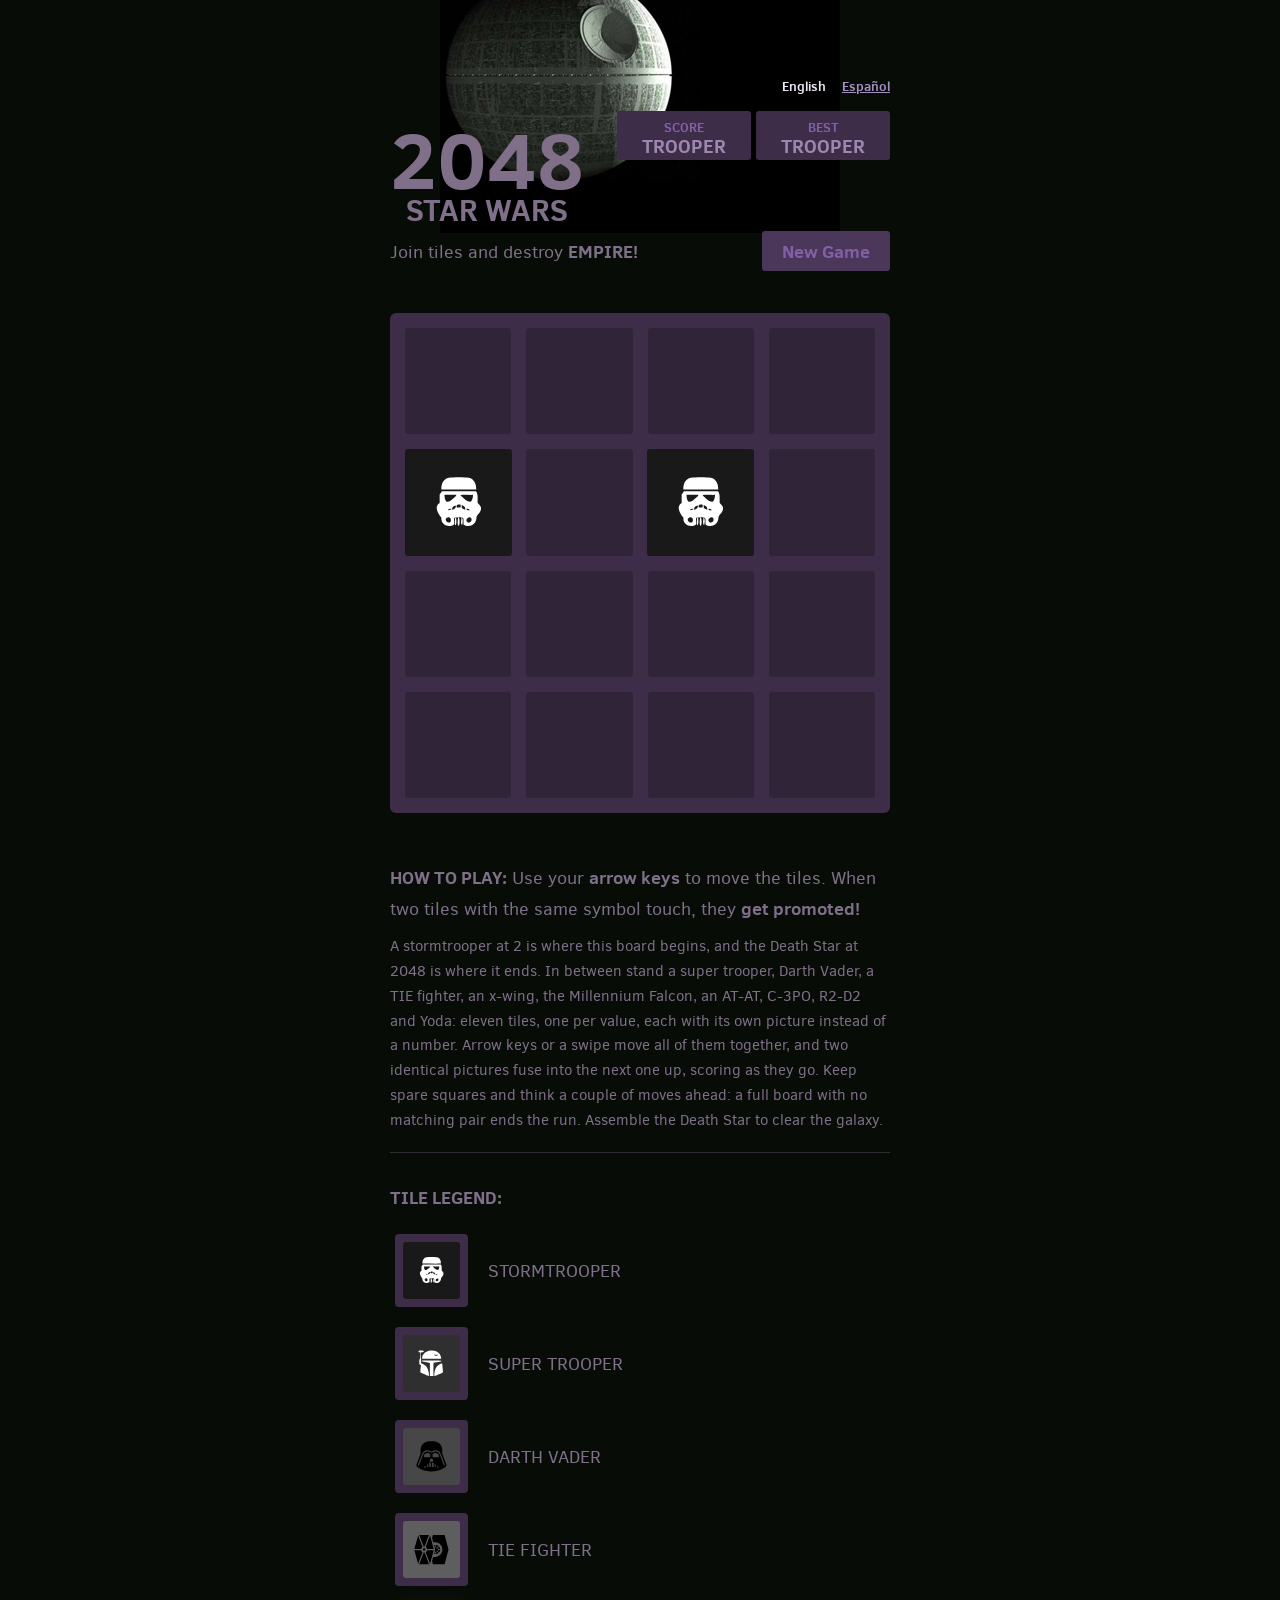
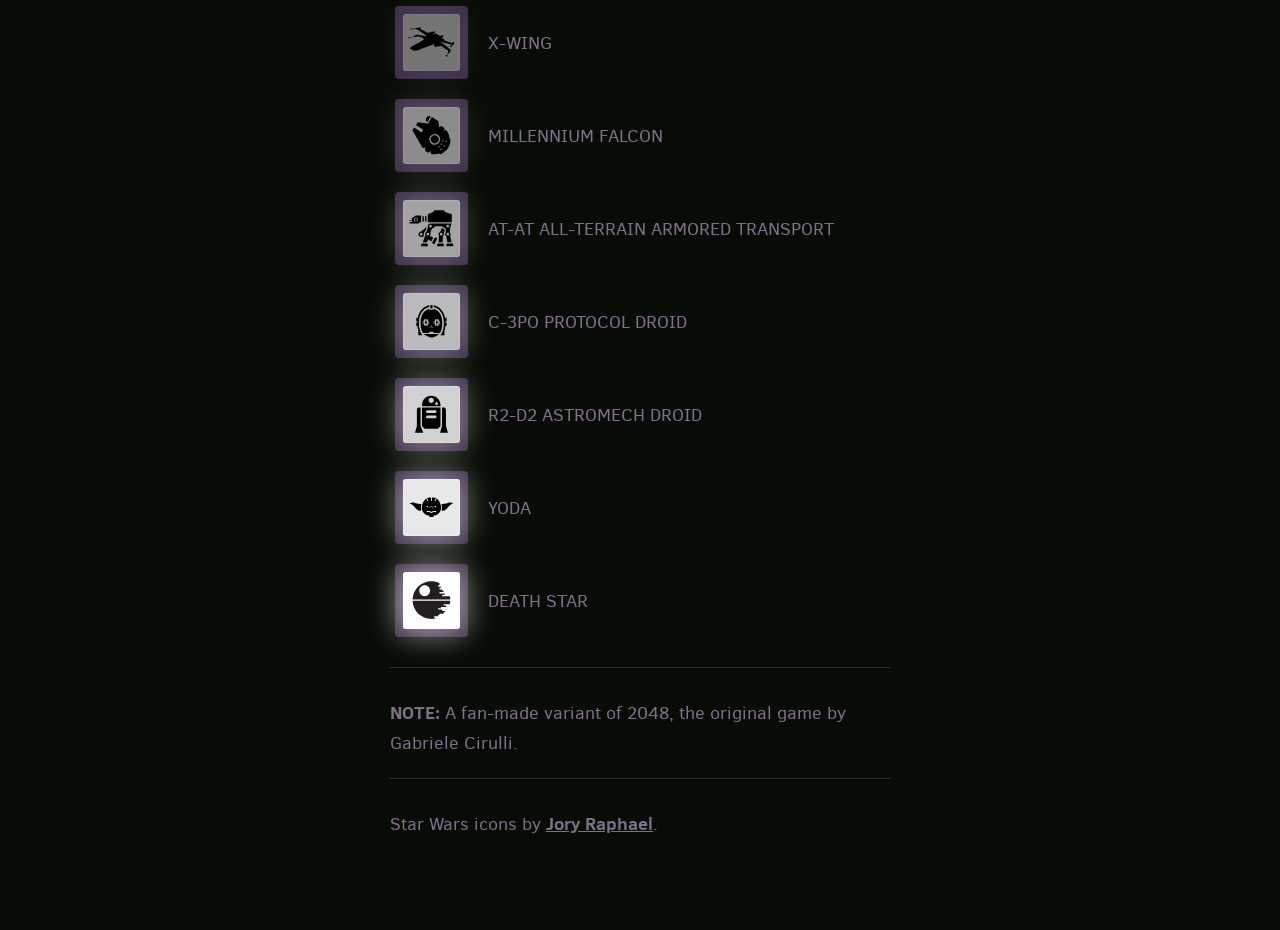
<file: index.html>
<!DOCTYPE html>
<html lang="en">
<head>
  <meta charset="utf-8">
  <title>2048 Star Wars — slide tiles, destroy the Empire</title>
  <meta name="description" content="Play 2048 Star Wars: slide tiles of stormtroopers, TIE fighters and droids, merge matching pairs, and work your way up the ranks of the saga.">

  <link rel="canonical" href="https://tile2048.github.io/2048-STARWARS/">
  <link rel="alternate" hreflang="en" href="https://tile2048.github.io/2048-STARWARS/">
  <link rel="alternate" hreflang="es" href="https://tile2048.github.io/2048-STARWARS/es/">
  <link rel="alternate" hreflang="x-default" href="https://tile2048.github.io/2048-STARWARS/">

  <meta property="og:type" content="website">
  <meta property="og:title" content="2048 Star Wars — slide tiles, destroy the Empire">
  <meta property="og:description" content="Play 2048 Star Wars: slide tiles of stormtroopers, TIE fighters and droids, merge matching pairs, and work your way up the ranks of the saga.">
  <meta property="og:url" content="https://tile2048.github.io/2048-STARWARS/">
  <meta property="og:locale" content="en_US">
  <meta property="og:locale:alternate" content="es_ES">

  <link href="style/main.css" rel="stylesheet" type="text/css">
  <link rel="shortcut icon" href="favicon.ico">
  <link rel="apple-touch-icon" href="meta/apple-touch-icon.png">
  <meta name="apple-mobile-web-app-capable" content="yes">
  <meta name="apple-mobile-web-app-status-bar-style" content="black">

  <meta name="HandheldFriendly" content="True">
  <meta name="MobileOptimized" content="320">
  <meta name="viewport" content="width=device-width, target-densitydpi=160dpi, initial-scale=1.0, maximum-scale=1, user-scalable=no, minimal-ui">
  <meta name="format-detection" content="telephone=no" />

  <script type="application/ld+json">
  {
    "@context": "https://schema.org",
    "@type": "VideoGame",
    "name": "2048 Star Wars",
    "inLanguage": "en",
    "url": "https://tile2048.github.io/2048-STARWARS/",
    "description": "A Star Wars version of the 2048 sliding tile puzzle: merge equal tiles to climb from stormtrooper to Death Star."
  }
  </script>
</head>
<body>
  <div class="container">
    <nav class="lang-links"><span>English</span> <a href="es/" hreflang="es" lang="es">Español</a></nav>

    <div class="heading">
      <div class="scores-container">
        <div class="score-container">0</div>
        <div class="best-container">0</div>
      </div>
      <div class="title-container">
        <h1 class="title">2048<small>Star Wars</small></h1>
      </div>
    </div>

    <div class="above-game">
      <p class="game-intro">Join tiles and destroy <strong>EMPIRE!</strong></p>
      <a class="restart-button">New Game</a>
    </div>

    <div class="game-container">
      <div class="game-message">
        <p></p>
        <div class="lower">
	        <a class="keep-playing-button">Keep going</a>
          <a class="retry-button">Try again</a>
          <div class="score-sharing"></div>
        </div>
      </div>

      <div class="grid-container">
        <div class="grid-row">
          <div class="grid-cell"></div>
          <div class="grid-cell"></div>
          <div class="grid-cell"></div>
          <div class="grid-cell"></div>
        </div>
        <div class="grid-row">
          <div class="grid-cell"></div>
          <div class="grid-cell"></div>
          <div class="grid-cell"></div>
          <div class="grid-cell"></div>
        </div>
        <div class="grid-row">
          <div class="grid-cell"></div>
          <div class="grid-cell"></div>
          <div class="grid-cell"></div>
          <div class="grid-cell"></div>
        </div>
        <div class="grid-row">
          <div class="grid-cell"></div>
          <div class="grid-cell"></div>
          <div class="grid-cell"></div>
          <div class="grid-cell"></div>
        </div>
      </div>

      <div class="tile-container">

      </div>
    </div>

    <p class="game-explanation">
      <strong class="important">How to play:</strong> Use your <strong>arrow keys</strong> to move the tiles. When two tiles with the same symbol touch, they <strong>get promoted!</strong>
    </p>
    <p class="game-about">
      A stormtrooper at 2 is where this board begins, and the Death Star at 2048 is where it ends. In between stand a super trooper, Darth Vader, a TIE fighter, an x-wing, the Millennium Falcon, an AT-AT, C-3PO, R2-D2 and Yoda: eleven tiles, one per value, each with its own picture instead of a number. Arrow keys or a swipe move all of them together, and two identical pictures fuse into the next one up, scoring as they go. Keep spare squares and think a couple of moves ahead: a full board with no matching pair ends the run. Assemble the Death Star to clear the galaxy.
    </p>
    <hr>
    <p class="tile-legend"><strong class="important">Tile Legend:</strong></p>
    <div class="legend-list">
      <div class="legend-row">
        <div class="legend-grid"><div class="legend-cell cell-2"><img src="style/img/2.svg" alt="stormtrooper"></div></div>
        <p>stormtrooper</p>
      </div>
      <div class="legend-row">
        <div class="legend-grid"><div class="legend-cell cell-4"><img src="style/img/4.svg" alt="super trooper"></div></div>
        <p>super trooper</p>
      </div>
      <div class="legend-row">
        <div class="legend-grid"><div class="legend-cell cell-8"><img src="style/img/8.svg" alt="Darth Vader"></div></div>
        <p>Darth Vader</p>
      </div>
      <div class="legend-row">
        <div class="legend-grid"><div class="legend-cell cell-16"><img src="style/img/16.svg" alt="TIE fighter"></div></div>
        <p>TIE fighter</p>
      </div>
      <div class="legend-row">
        <div class="legend-grid"><div class="legend-cell cell-32"><img src="style/img/32.svg" alt="X-wing"></div></div>
        <p>X-wing</p>
      </div>
      <div class="legend-row">
        <div class="legend-grid"><div class="legend-cell cell-64"><img src="style/img/64.svg" alt="Millennium Falcon"></div></div>
        <p>Millennium Falcon</p>
      </div>
      <div class="legend-row">
        <div class="legend-grid"><div class="legend-cell cell-128"><img src="style/img/128.svg" alt="AT-AT all-terrain armored transport"></div></div>
        <p>AT-AT all-terrain armored transport</p>
      </div>
      <div class="legend-row">
        <div class="legend-grid"><div class="legend-cell cell-256"><img src="style/img/256.svg" alt="C-3PO protocol droid"></div></div>
        <p>C-3PO protocol droid</p>
      </div>
      <div class="legend-row">
        <div class="legend-grid"><div class="legend-cell cell-512"><img src="style/img/512.svg" alt="R2-D2 astromech droid"></div></div>
        <p>R2-D2 astromech droid</p>
      </div>
      <div class="legend-row">
        <div class="legend-grid"><div class="legend-cell cell-1024"><img src="style/img/1024.svg" alt="Yoda"></div></div>
        <p>Yoda</p>
      </div>
      <div class="legend-row">
        <div class="legend-grid"><div class="legend-cell cell-2048"><img src="style/img/2048.svg" alt="Death Star"></div></div>
        <p>Death Star</p>
      </div>
    </div>
    <hr>
    <p class="disclaimer">
    <strong class="important">Note:</strong> A fan-made variant of 2048, the original game by Gabriele Cirulli.
    </p>
    <hr>
    <p class="credits">
      Star Wars icons by <a href="http://sensibleworld.com/news/more-free-star-wars-icons/" title="Free Star Wars Icons by Sensible World">Jory Raphael</a>.
    </p>
  </div>

  <script src="js/bind_polyfill.js"></script>
  <script src="js/classlist_polyfill.js"></script>
  <script src="js/animframe_polyfill.js"></script>
  <script>
    // Assets and sentences of this page. The Spanish page sets ../ and its own words.
    window.GAME_ROOT = "";

    // Text that only appears once a game is running, in the language of this page.
    window.PAGE_STRINGS = {
      "game-won": "You win!",
      "game-over": "Game over!",
      "tweet1": "I scored \"",
      "tweet2": "\" at 2048-STARWARS #2048game",
      "2": "stormtrooper",
      "4": "super trooper",
      "8": "Darth Vader",
      "16": "TIE fighter",
      "32": "X-wing",
      "64": "Millennium Falcon",
      "128": "AT-AT all-terrain armored transport",
      "256": "C-3PO protocol droid",
      "512": "R2-D2 astromech droid",
      "1024": "Yoda",
      "2048": "Death Star",
      "p0": "trooper",
      "p2": "trooper",
      "p4": "s.trooper",
      "p8": "Vader",
      "p16": "TIE",
      "p32": "x-wing",
      "p64": "Falcon",
      "p128": "at-at",
      "p256": "c-3po",
      "p512": "r2-d2",
      "p1024": "Yoda",
      "p2048": "Death Star"
    };

    function Localize(key) {
      var name = String(key);
      if (window.PAGE_STRINGS.hasOwnProperty(name)) return window.PAGE_STRINGS[name];
      // Scores that no longer sit on a tile fall back to the plain number.
      if (name.charAt(0) === "p" && window.PAGE_STRINGS.hasOwnProperty(name.slice(1))) {
        return window.PAGE_STRINGS[name.slice(1)];
      }
      return name;
    }
  </script>
  <script src="js/keyboard_input_manager.js"></script>
  <script src="js/html_actuator.js"></script>
  <script src="js/grid.js"></script>
  <script src="js/tile.js"></script>
  <script src="js/local_storage_manager.js"></script>
  <script src="js/game_manager.js"></script>
  <script src="js/application.js"></script>
  <script>
    window.twttr = (function (d,s,id) {
      var t, js, fjs = d.getElementsByTagName(s)[0];
      if (d.getElementById(id)) return; js=d.createElement(s); js.id=id;
      js.src="https://platform.twitter.com/widgets.js"; fjs.parentNode.insertBefore(js, fjs);
      return window.twttr || (t = { _e: [], ready: function(f){ t._e.push(f) } });
    }(document, "script", "twitter-wjs"));
  </script>
  <script type='module' src='https://static.cloudflareinsights.com/beacon.min.js' data-cf-beacon='{"token": "ac91dead76b643889e88ca2612f285b2"}'></script>
</body>
</html>
</file>
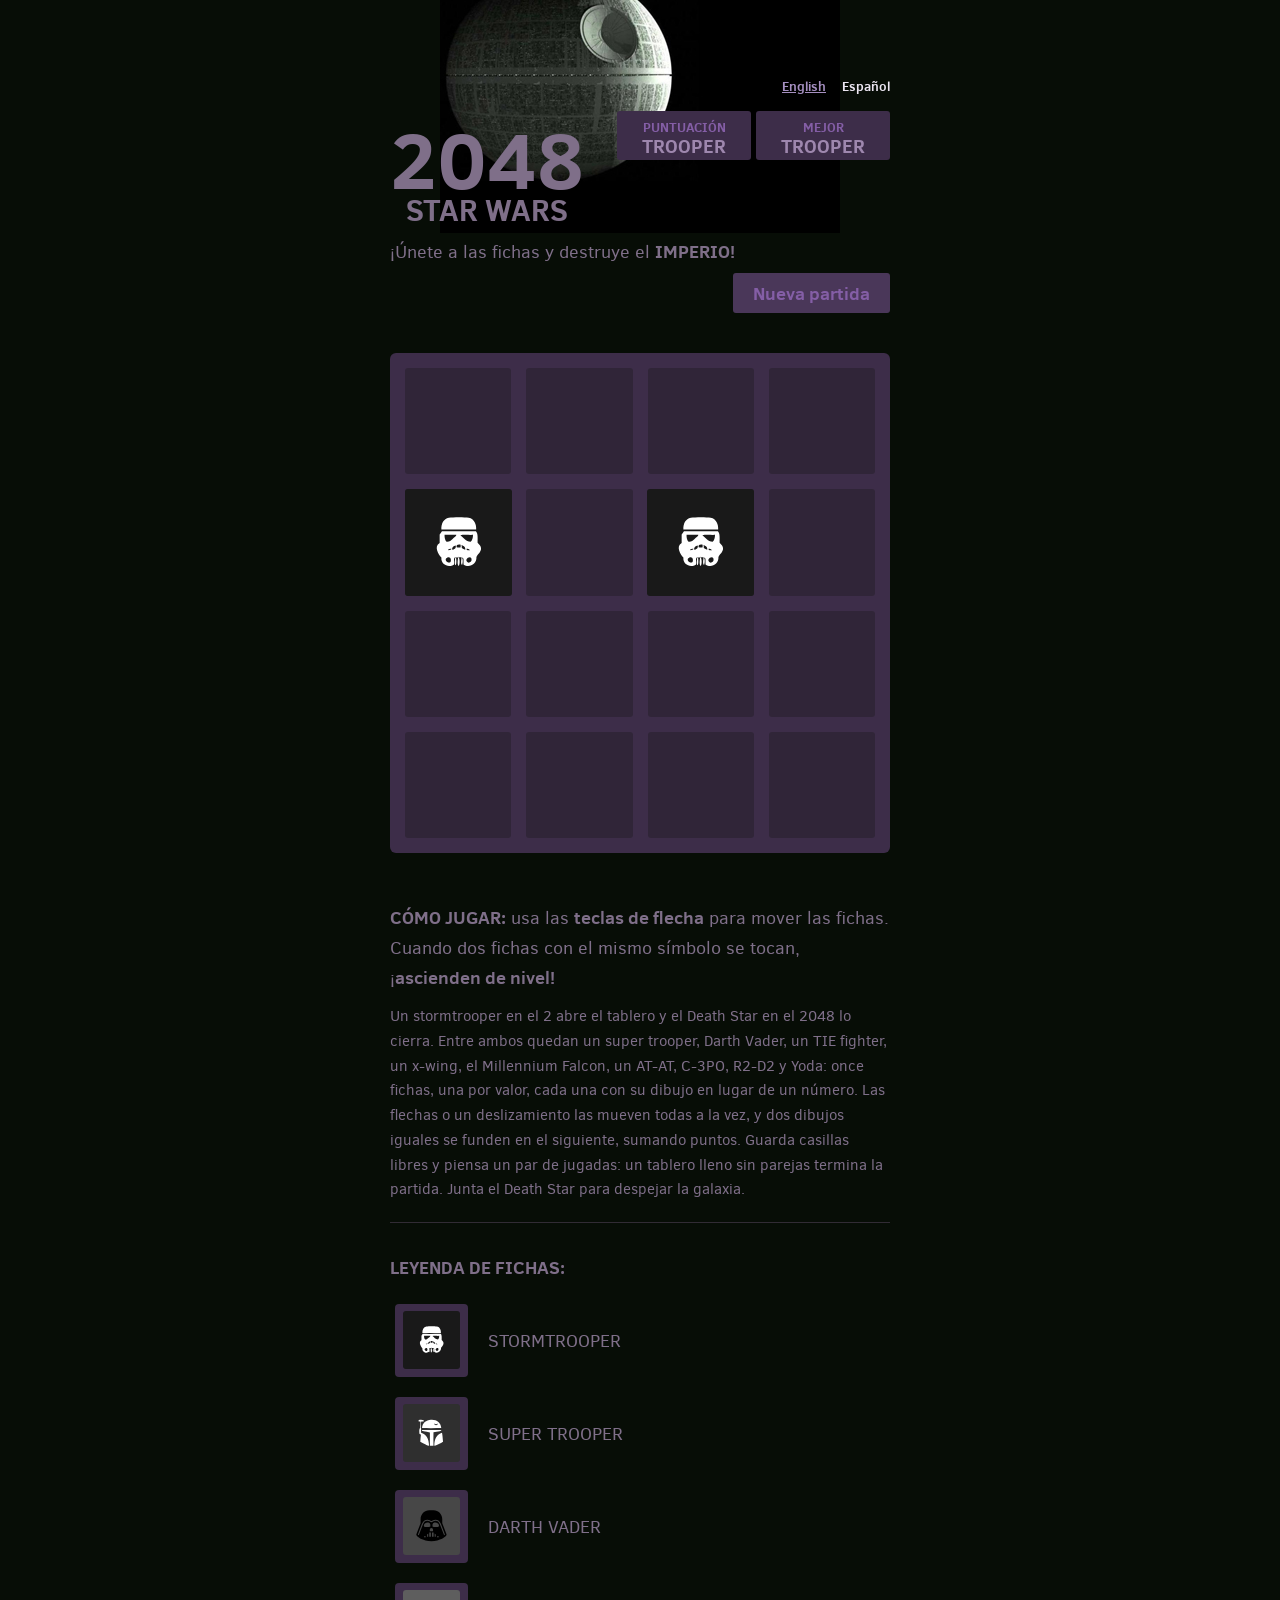
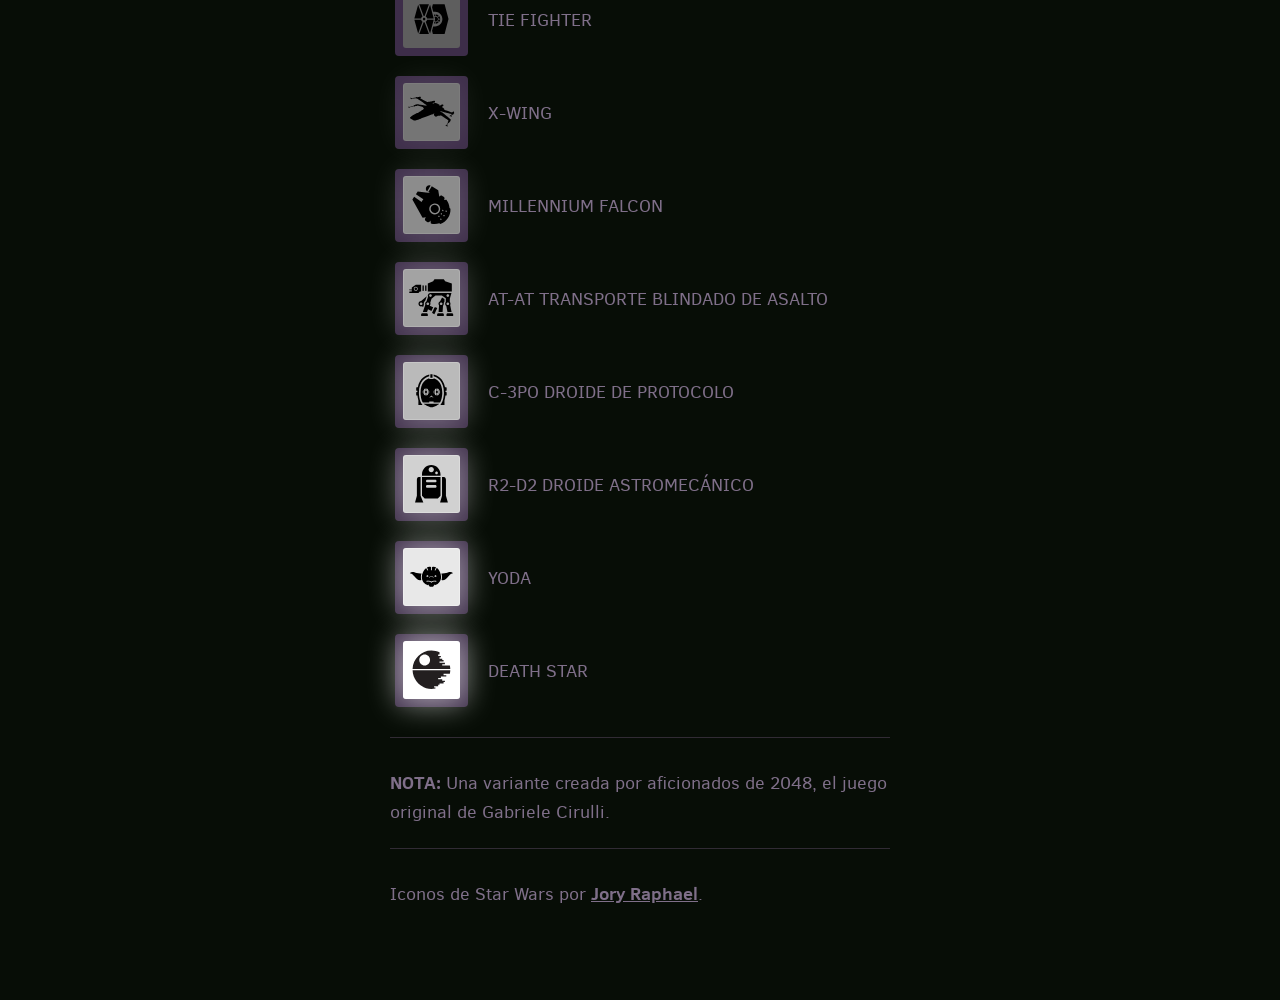
<file: es/index.html>
<!DOCTYPE html>
<html lang="es">
<head>
  <meta charset="utf-8">
  <title>2048 Star Wars — desliza fichas y destruye el Imperio</title>
  <meta name="description" content="Juega a 2048 Star Wars: desliza fichas de stormtroopers, TIE fighters y droides, une las parejas iguales y asciende por todos los rangos de la saga.">

  <link rel="canonical" href="https://tile2048.github.io/2048-STARWARS/es/">
  <link rel="alternate" hreflang="en" href="https://tile2048.github.io/2048-STARWARS/">
  <link rel="alternate" hreflang="es" href="https://tile2048.github.io/2048-STARWARS/es/">
  <link rel="alternate" hreflang="x-default" href="https://tile2048.github.io/2048-STARWARS/">

  <meta property="og:type" content="website">
  <meta property="og:title" content="2048 Star Wars — desliza fichas y destruye el Imperio">
  <meta property="og:description" content="Juega a 2048 Star Wars: desliza fichas de stormtroopers, TIE fighters y droides, une las parejas iguales y asciende por todos los rangos de la saga.">
  <meta property="og:url" content="https://tile2048.github.io/2048-STARWARS/es/">
  <meta property="og:locale" content="es_ES">
  <meta property="og:locale:alternate" content="en_US">

  <link href="../style/main.css" rel="stylesheet" type="text/css">
  <link rel="shortcut icon" href="../favicon.ico">
  <link rel="apple-touch-icon" href="../meta/apple-touch-icon.png">
  <meta name="apple-mobile-web-app-capable" content="yes">
  <meta name="apple-mobile-web-app-status-bar-style" content="black">

  <meta name="HandheldFriendly" content="True">
  <meta name="MobileOptimized" content="320">
  <meta name="viewport" content="width=device-width, target-densitydpi=160dpi, initial-scale=1.0, maximum-scale=1, user-scalable=no, minimal-ui">
  <meta name="format-detection" content="telephone=no" />

  <script type="application/ld+json">
  {
    "@context": "https://schema.org",
    "@type": "VideoGame",
    "name": "2048 Star Wars",
    "inLanguage": "es",
    "url": "https://tile2048.github.io/2048-STARWARS/es/",
    "description": "Versión Star Wars del puzle de fichas 2048: une fichas iguales para subir de stormtrooper a Death Star."
  }
  </script>
</head>
<body>
  <div class="container">
    <nav class="lang-links"><a href="../" hreflang="en" lang="en">English</a> <span>Español</span></nav>

    <div class="heading">
      <div class="scores-container">
        <div class="score-container">0</div>
        <div class="best-container">0</div>
      </div>
      <div class="title-container">
        <h1 class="title">2048<small>Star Wars</small></h1>
      </div>
    </div>

    <div class="above-game">
      <p class="game-intro">¡Únete a las fichas y destruye el <strong>IMPERIO!</strong></p>
      <a class="restart-button">Nueva partida</a>
    </div>

    <div class="game-container">
      <div class="game-message">
        <p></p>
        <div class="lower">
	        <a class="keep-playing-button">Seguir jugando</a>
          <a class="retry-button">Reintentar</a>
          <div class="score-sharing"></div>
        </div>
      </div>

      <div class="grid-container">
        <div class="grid-row">
          <div class="grid-cell"></div>
          <div class="grid-cell"></div>
          <div class="grid-cell"></div>
          <div class="grid-cell"></div>
        </div>
        <div class="grid-row">
          <div class="grid-cell"></div>
          <div class="grid-cell"></div>
          <div class="grid-cell"></div>
          <div class="grid-cell"></div>
        </div>
        <div class="grid-row">
          <div class="grid-cell"></div>
          <div class="grid-cell"></div>
          <div class="grid-cell"></div>
          <div class="grid-cell"></div>
        </div>
        <div class="grid-row">
          <div class="grid-cell"></div>
          <div class="grid-cell"></div>
          <div class="grid-cell"></div>
          <div class="grid-cell"></div>
        </div>
      </div>

      <div class="tile-container">

      </div>
    </div>

    <p class="game-explanation">
      <strong class="important">Cómo jugar:</strong> usa las <strong>teclas de flecha</strong> para mover las fichas. Cuando dos fichas con el mismo símbolo se tocan, ¡<strong>ascienden de nivel!</strong>
    </p>
    <p class="game-about">
      Un stormtrooper en el 2 abre el tablero y el Death Star en el 2048 lo cierra. Entre ambos quedan un super trooper, Darth Vader, un TIE fighter, un x-wing, el Millennium Falcon, un AT-AT, C-3PO, R2-D2 y Yoda: once fichas, una por valor, cada una con su dibujo en lugar de un número. Las flechas o un deslizamiento las mueven todas a la vez, y dos dibujos iguales se funden en el siguiente, sumando puntos. Guarda casillas libres y piensa un par de jugadas: un tablero lleno sin parejas termina la partida. Junta el Death Star para despejar la galaxia.
    </p>
    <hr>
    <p class="tile-legend"><strong class="important">Leyenda de fichas:</strong></p>
    <div class="legend-list">
      <div class="legend-row">
        <div class="legend-grid"><div class="legend-cell cell-2"><img src="../style/img/2.svg" alt="stormtrooper"></div></div>
        <p>stormtrooper</p>
      </div>
      <div class="legend-row">
        <div class="legend-grid"><div class="legend-cell cell-4"><img src="../style/img/4.svg" alt="super trooper"></div></div>
        <p>super trooper</p>
      </div>
      <div class="legend-row">
        <div class="legend-grid"><div class="legend-cell cell-8"><img src="../style/img/8.svg" alt="Darth Vader"></div></div>
        <p>Darth Vader</p>
      </div>
      <div class="legend-row">
        <div class="legend-grid"><div class="legend-cell cell-16"><img src="../style/img/16.svg" alt="TIE fighter"></div></div>
        <p>TIE fighter</p>
      </div>
      <div class="legend-row">
        <div class="legend-grid"><div class="legend-cell cell-32"><img src="../style/img/32.svg" alt="X-wing"></div></div>
        <p>X-wing</p>
      </div>
      <div class="legend-row">
        <div class="legend-grid"><div class="legend-cell cell-64"><img src="../style/img/64.svg" alt="Millennium Falcon"></div></div>
        <p>Millennium Falcon</p>
      </div>
      <div class="legend-row">
        <div class="legend-grid"><div class="legend-cell cell-128"><img src="../style/img/128.svg" alt="AT-AT transporte blindado de asalto"></div></div>
        <p>AT-AT transporte blindado de asalto</p>
      </div>
      <div class="legend-row">
        <div class="legend-grid"><div class="legend-cell cell-256"><img src="../style/img/256.svg" alt="C-3PO droide de protocolo"></div></div>
        <p>C-3PO droide de protocolo</p>
      </div>
      <div class="legend-row">
        <div class="legend-grid"><div class="legend-cell cell-512"><img src="../style/img/512.svg" alt="R2-D2 droide astromecánico"></div></div>
        <p>R2-D2 droide astromecánico</p>
      </div>
      <div class="legend-row">
        <div class="legend-grid"><div class="legend-cell cell-1024"><img src="../style/img/1024.svg" alt="Yoda"></div></div>
        <p>Yoda</p>
      </div>
      <div class="legend-row">
        <div class="legend-grid"><div class="legend-cell cell-2048"><img src="../style/img/2048.svg" alt="Death Star"></div></div>
        <p>Death Star</p>
      </div>
    </div>
    <hr>
    <p class="disclaimer">
    <strong class="important">Nota:</strong> Una variante creada por aficionados de 2048, el juego original de Gabriele Cirulli.
    </p>
    <hr>
    <p class="credits">
      Iconos de Star Wars por <a href="http://sensibleworld.com/news/more-free-star-wars-icons/" title="Free Star Wars Icons by Sensible World">Jory Raphael</a>.
    </p>
  </div>

  <script src="../js/bind_polyfill.js"></script>
  <script src="../js/classlist_polyfill.js"></script>
  <script src="../js/animframe_polyfill.js"></script>
  <script>
    // Assets and sentences of this page. The English page sits at the repo root.
    window.GAME_ROOT = "../";

    // Text that only appears once a game is running, in the language of this page.
    window.PAGE_STRINGS = {
      "game-won": "¡Ganaste!",
      "game-over": "¡Fin del juego!",
      "tweet1": "Conseguí \"",
      "tweet2": "\" en 2048-STARWARS #2048game",
      "2": "stormtrooper",
      "4": "super trooper",
      "8": "Darth Vader",
      "16": "TIE fighter",
      "32": "X-wing",
      "64": "Millennium Falcon",
      "128": "AT-AT transporte blindado de asalto",
      "256": "C-3PO droide de protocolo",
      "512": "R2-D2 droide astromecánico",
      "1024": "Yoda",
      "2048": "Death Star",
      "p0": "trooper",
      "p2": "trooper",
      "p4": "s.trooper",
      "p8": "Vader",
      "p16": "TIE",
      "p32": "x-wing",
      "p64": "Falcon",
      "p128": "at-at",
      "p256": "c-3po",
      "p512": "r2-d2",
      "p1024": "Yoda",
      "p2048": "Death Star"
    };

    function Localize(key) {
      var name = String(key);
      if (window.PAGE_STRINGS.hasOwnProperty(name)) return window.PAGE_STRINGS[name];
      // Scores that no longer sit on a tile fall back to the plain number.
      if (name.charAt(0) === "p" && window.PAGE_STRINGS.hasOwnProperty(name.slice(1))) {
        return window.PAGE_STRINGS[name.slice(1)];
      }
      return name;
    }
  </script>
  <script src="../js/keyboard_input_manager.js"></script>
  <script src="../js/html_actuator.js"></script>
  <script src="../js/grid.js"></script>
  <script src="../js/tile.js"></script>
  <script src="../js/local_storage_manager.js"></script>
  <script src="../js/game_manager.js"></script>
  <script src="../js/application.js"></script>
  <script>
    window.twttr = (function (d,s,id) {
      var t, js, fjs = d.getElementsByTagName(s)[0];
      if (d.getElementById(id)) return; js=d.createElement(s); js.id=id;
      js.src="https://platform.twitter.com/widgets.js"; fjs.parentNode.insertBefore(js, fjs);
      return window.twttr || (t = { _e: [], ready: function(f){ t._e.push(f) } });
    }(document, "script", "twitter-wjs"));
  </script>
  <script type='module' src='https://static.cloudflareinsights.com/beacon.min.js' data-cf-beacon='{"token": "ac91dead76b643889e88ca2612f285b2"}'></script>
</body>
</html>
</file>
<file: style/main.css>
@import url(fonts/clear-sans.css);
html, body {
  margin: 0;
  padding: 0;
  background-color: #070D06;
  color: #7f6f89;
  font-family: "Clear Sans", "Helvetica Neue", Arial, sans-serif;
  font-size: 18px; }

body {
  padding: 80px 0;
  background-image: url(img/top-bg.jpg);
  background-position: top center;
  background-repeat: no-repeat; }

.heading:after {
  content: "";
  display: block;
  clear: both; }

h1.title {
  font-size: 80px;
  font-weight: bold;
  margin: 0;
  display: block;
  float: left; }
  h1.title small {
    position: absolute;
    width: 100%;
    bottom: 0;
    left: 0;
    text-transform: uppercase;
    font-size: 30px;
    line-height: 30px;
    text-align: center;
    font-weight: bold; }

.title-container {
  position: relative;
  display: inline-block;
  padding-bottom: 10px; }

@-webkit-keyframes move-up {
  0% {
    top: 25px;
    opacity: 1; }

  100% {
    top: -50px;
    opacity: 0; } }
@-moz-keyframes move-up {
  0% {
    top: 25px;
    opacity: 1; }

  100% {
    top: -50px;
    opacity: 0; } }
@keyframes move-up {
  0% {
    top: 25px;
    opacity: 1; }

  100% {
    top: -50px;
    opacity: 0; } }
.scores-container {
  float: right;
  text-align: right; }

.score-container, .best-container {
  position: relative;
  display: inline-block;
  background: #3d2d49;
  padding: 15px 25px;
  font-size: 19px;
  text-transform: uppercase;
  height: 19px;
  line-height: 41px;
  font-weight: bold;
  border-radius: 3px;
  color: #9e87ae;
  margin-top: 8px;
  text-align: center; }
  .score-container:after, .best-container:after {
    position: absolute;
    width: 100%;
    top: 10px;
    left: 0;
    text-transform: uppercase;
    font-size: 13px;
    line-height: 13px;
    text-align: center;
    color: #845ea6; }
  .score-container .score-addition, .best-container .score-addition {
    position: absolute;
    right: 30px;
    color: red;
    font-size: 19px;
    line-height: 19px;
    font-weight: bold;
    color: rgba(127, 111, 137, 0.9);
    z-index: 100;
    -webkit-animation: move-up 600ms ease-in;
    -moz-animation: move-up 600ms ease-in;
    animation: move-up 600ms ease-in;
    -webkit-animation-fill-mode: both;
    -moz-animation-fill-mode: both;
    animation-fill-mode: both; }

.score-container:after {
  content: "Score"; }

.best-container:after {
  content: "Best"; }

p {
  margin-top: 0;
  margin-bottom: 10px;
  line-height: 1.65; }

a {
  color: #7f6f89;
  font-weight: bold;
  text-decoration: underline;
  cursor: pointer; }

strong.important {
  text-transform: uppercase; }

hr {
  border: none;
  border-bottom: 1px solid #312b34;
  margin-top: 20px;
  margin-bottom: 30px; }

.container {
  width: 500px;
  margin: 0 auto; }

@-webkit-keyframes fade-in {
  0% {
    opacity: 0; }

  100% {
    opacity: 1; } }
@-moz-keyframes fade-in {
  0% {
    opacity: 0; }

  100% {
    opacity: 1; } }
@keyframes fade-in {
  0% {
    opacity: 0; }

  100% {
    opacity: 1; } }
.game-container {
  margin-top: 40px;
  position: relative;
  padding: 15px;
  cursor: default;
  -webkit-touch-callout: none;
  -ms-touch-callout: none;
  -webkit-user-select: none;
  -moz-user-select: none;
  -ms-user-select: none;
  -ms-touch-action: none;
  touch-action: none;
  background: #3d2d49;
  border-radius: 6px;
  width: 500px;
  height: 500px;
  -webkit-box-sizing: border-box;
  -moz-box-sizing: border-box;
  box-sizing: border-box; }
  .game-container .game-message {
    display: none;
    position: absolute;
    top: 0;
    right: 0;
    bottom: 0;
    left: 0;
    background: rgba(25, 25, 25, 0.7);
    z-index: 100;
    text-align: center;
    -webkit-animation: fade-in 800ms ease 1200ms;
    -moz-animation: fade-in 800ms ease 1200ms;
    animation: fade-in 800ms ease 1200ms;
    -webkit-animation-fill-mode: both;
    -moz-animation-fill-mode: both;
    animation-fill-mode: both; }
    .game-container .game-message p {
      font-size: 60px;
      font-weight: bold;
      height: 60px;
      line-height: 60px;
      margin-top: 222px; }
    .game-container .game-message .lower {
      display: block;
      margin-top: 59px; }
    .game-container .game-message a {
      display: inline-block;
      background: #4a3759;
      border-radius: 3px;
      padding: 0 20px;
      text-decoration: none;
      color: #845ea6;
      height: 40px;
      line-height: 42px;
      margin-left: 9px; }
      .game-container .game-message a.keep-playing-button {
        display: none; }
    .game-container .game-message .score-sharing {
      display: inline-block;
      vertical-align: middle;
      margin-left: 10px; }
    .game-container .game-message.game-won {
      background: rgba(255, 255, 255, 0.5);
      color: #9e87ae; }
      .game-container .game-message.game-won a.keep-playing-button {
        display: inline-block; }
    .game-container .game-message.game-won, .game-container .game-message.game-over {
      display: block; }

.grid-container {
  position: absolute;
  z-index: 1; }

.grid-row {
  margin-bottom: 15px; }
  .grid-row:last-child {
    margin-bottom: 0; }
  .grid-row:after {
    content: "";
    display: block;
    clear: both; }

.grid-cell {
  width: 106.25px;
  height: 106.25px;
  margin-right: 15px;
  float: left;
  border-radius: 3px;
  background: rgba(25, 25, 25, 0.35); }
  .grid-cell:last-child {
    margin-right: 0; }

.tile-container {
  position: absolute;
  z-index: 2; }

.tile, .tile .tile-inner {
  width: 107px;
  height: 107px;
  line-height: 116.25px; }
.tile.tile-position-1-1 {
  -webkit-transform: translate(0px, 0px);
  -moz-transform: translate(0px, 0px);
  transform: translate(0px, 0px); }
.tile.tile-position-1-2 {
  -webkit-transform: translate(0px, 121px);
  -moz-transform: translate(0px, 121px);
  transform: translate(0px, 121px); }
.tile.tile-position-1-3 {
  -webkit-transform: translate(0px, 242px);
  -moz-transform: translate(0px, 242px);
  transform: translate(0px, 242px); }
.tile.tile-position-1-4 {
  -webkit-transform: translate(0px, 363px);
  -moz-transform: translate(0px, 363px);
  transform: translate(0px, 363px); }
.tile.tile-position-2-1 {
  -webkit-transform: translate(121px, 0px);
  -moz-transform: translate(121px, 0px);
  transform: translate(121px, 0px); }
.tile.tile-position-2-2 {
  -webkit-transform: translate(121px, 121px);
  -moz-transform: translate(121px, 121px);
  transform: translate(121px, 121px); }
.tile.tile-position-2-3 {
  -webkit-transform: translate(121px, 242px);
  -moz-transform: translate(121px, 242px);
  transform: translate(121px, 242px); }
.tile.tile-position-2-4 {
  -webkit-transform: translate(121px, 363px);
  -moz-transform: translate(121px, 363px);
  transform: translate(121px, 363px); }
.tile.tile-position-3-1 {
  -webkit-transform: translate(242px, 0px);
  -moz-transform: translate(242px, 0px);
  transform: translate(242px, 0px); }
.tile.tile-position-3-2 {
  -webkit-transform: translate(242px, 121px);
  -moz-transform: translate(242px, 121px);
  transform: translate(242px, 121px); }
.tile.tile-position-3-3 {
  -webkit-transform: translate(242px, 242px);
  -moz-transform: translate(242px, 242px);
  transform: translate(242px, 242px); }
.tile.tile-position-3-4 {
  -webkit-transform: translate(242px, 363px);
  -moz-transform: translate(242px, 363px);
  transform: translate(242px, 363px); }
.tile.tile-position-4-1 {
  -webkit-transform: translate(363px, 0px);
  -moz-transform: translate(363px, 0px);
  transform: translate(363px, 0px); }
.tile.tile-position-4-2 {
  -webkit-transform: translate(363px, 121px);
  -moz-transform: translate(363px, 121px);
  transform: translate(363px, 121px); }
.tile.tile-position-4-3 {
  -webkit-transform: translate(363px, 242px);
  -moz-transform: translate(363px, 242px);
  transform: translate(363px, 242px); }
.tile.tile-position-4-4 {
  -webkit-transform: translate(363px, 363px);
  -moz-transform: translate(363px, 363px);
  transform: translate(363px, 363px); }

.tile {
  position: absolute;
  -webkit-transition: 100ms ease-in-out;
  -moz-transition: 100ms ease-in-out;
  transition: 100ms ease-in-out;
  -webkit-transition-property: -webkit-transform;
  -moz-transition-property: -moz-transform;
  transition-property: transform; }
  .tile .tile-inner {
    border-radius: 3px;
    background: #191919;
    text-align: center;
    font-weight: bold;
    z-index: 10;
    font-size: 55px; }
    .tile .tile-inner img {
      width: 100%;
      height: 100%; }
  .tile.tile-2 .tile-inner {
    background: #191919;
    box-shadow: 0 0 30px 10px rgba(255, 255, 255, 0), inset 0 0 0 1px rgba(255, 255, 255, 0); }
  .tile.tile-4 .tile-inner {
    background: #2f2f2f;
    box-shadow: 0 0 30px 10px rgba(255, 255, 255, 0), inset 0 0 0 1px rgba(255, 255, 255, 0); }
  .tile.tile-8 .tile-inner {
    color: #9e87ae;
    background: #474747;
    box-shadow: 0 0 30px 10px rgba(255, 255, 255, 0), inset 0 0 0 1px rgba(255, 255, 255, 0); }
  .tile.tile-16 .tile-inner {
    color: #9e87ae;
    background: #5e5e5e;
    box-shadow: 0 0 30px 10px rgba(255, 255, 255, 0), inset 0 0 0 1px rgba(255, 255, 255, 0); }
  .tile.tile-32 .tile-inner {
    color: #9e87ae;
    background: #757575;
    box-shadow: 0 0 30px 10px rgba(255, 255, 255, 0.07937), inset 0 0 0 1px rgba(255, 255, 255, 0.04762); }
  .tile.tile-64 .tile-inner {
    color: #9e87ae;
    background: #8c8c8c;
    box-shadow: 0 0 30px 10px rgba(255, 255, 255, 0.15873), inset 0 0 0 1px rgba(255, 255, 255, 0.09524); }
  .tile.tile-128 .tile-inner {
    color: #9e87ae;
    background: #a3a3a3;
    box-shadow: 0 0 30px 10px rgba(255, 255, 255, 0.2381), inset 0 0 0 1px rgba(255, 255, 255, 0.14286);
    font-size: 45px; }
    @media screen and (max-width: 520px) {
      .tile.tile-128 .tile-inner {
        font-size: 25px; } }
  .tile.tile-256 .tile-inner {
    color: #9e87ae;
    background: #bababa;
    box-shadow: 0 0 30px 10px rgba(255, 255, 255, 0.31746), inset 0 0 0 1px rgba(255, 255, 255, 0.19048);
    font-size: 45px; }
    @media screen and (max-width: 520px) {
      .tile.tile-256 .tile-inner {
        font-size: 25px; } }
  .tile.tile-512 .tile-inner {
    color: #9e87ae;
    background: #d1d1d1;
    box-shadow: 0 0 30px 10px rgba(255, 255, 255, 0.39683), inset 0 0 0 1px rgba(255, 255, 255, 0.2381);
    font-size: 45px; }
    @media screen and (max-width: 520px) {
      .tile.tile-512 .tile-inner {
        font-size: 25px; } }
  .tile.tile-1024 .tile-inner {
    color: #9e87ae;
    background: #e8e8e8;
    box-shadow: 0 0 30px 10px rgba(255, 255, 255, 0.47619), inset 0 0 0 1px rgba(255, 255, 255, 0.28571);
    font-size: 35px; }
    @media screen and (max-width: 520px) {
      .tile.tile-1024 .tile-inner {
        font-size: 15px; } }
  .tile.tile-2048 .tile-inner {
    color: #9e87ae;
    background: white;
    box-shadow: 0 0 30px 10px rgba(255, 255, 255, 0.55556), inset 0 0 0 1px rgba(255, 255, 255, 0.33333);
    font-size: 35px; }
    @media screen and (max-width: 520px) {
      .tile.tile-2048 .tile-inner {
        font-size: 15px; } }
  .tile.tile-super .tile-inner {
    color: #9e87ae;
    background: #3d3d3d;
    font-size: 30px; }
    @media screen and (max-width: 520px) {
      .tile.tile-super .tile-inner {
        font-size: 10px; } }

@-webkit-keyframes appear {
  0% {
    opacity: 0;
    -webkit-transform: scale(0);
    -moz-transform: scale(0);
    transform: scale(0); }

  100% {
    opacity: 1;
    -webkit-transform: scale(1);
    -moz-transform: scale(1);
    transform: scale(1); } }
@-moz-keyframes appear {
  0% {
    opacity: 0;
    -webkit-transform: scale(0);
    -moz-transform: scale(0);
    transform: scale(0); }

  100% {
    opacity: 1;
    -webkit-transform: scale(1);
    -moz-transform: scale(1);
    transform: scale(1); } }
@keyframes appear {
  0% {
    opacity: 0;
    -webkit-transform: scale(0);
    -moz-transform: scale(0);
    transform: scale(0); }

  100% {
    opacity: 1;
    -webkit-transform: scale(1);
    -moz-transform: scale(1);
    transform: scale(1); } }
.tile-new .tile-inner {
  -webkit-animation: appear 200ms ease 100ms;
  -moz-animation: appear 200ms ease 100ms;
  animation: appear 200ms ease 100ms;
  -webkit-animation-fill-mode: backwards;
  -moz-animation-fill-mode: backwards;
  animation-fill-mode: backwards; }

@-webkit-keyframes pop {
  0% {
    -webkit-transform: scale(0);
    -moz-transform: scale(0);
    transform: scale(0); }

  50% {
    -webkit-transform: scale(1.2);
    -moz-transform: scale(1.2);
    transform: scale(1.2); }

  100% {
    -webkit-transform: scale(1);
    -moz-transform: scale(1);
    transform: scale(1); } }
@-moz-keyframes pop {
  0% {
    -webkit-transform: scale(0);
    -moz-transform: scale(0);
    transform: scale(0); }

  50% {
    -webkit-transform: scale(1.2);
    -moz-transform: scale(1.2);
    transform: scale(1.2); }

  100% {
    -webkit-transform: scale(1);
    -moz-transform: scale(1);
    transform: scale(1); } }
@keyframes pop {
  0% {
    -webkit-transform: scale(0);
    -moz-transform: scale(0);
    transform: scale(0); }

  50% {
    -webkit-transform: scale(1.2);
    -moz-transform: scale(1.2);
    transform: scale(1.2); }

  100% {
    -webkit-transform: scale(1);
    -moz-transform: scale(1);
    transform: scale(1); } }
.tile-merged .tile-inner {
  z-index: 20;
  -webkit-animation: pop 200ms ease 100ms;
  -moz-animation: pop 200ms ease 100ms;
  animation: pop 200ms ease 100ms;
  -webkit-animation-fill-mode: backwards;
  -moz-animation-fill-mode: backwards;
  animation-fill-mode: backwards; }

.above-game:after {
  content: "";
  display: block;
  clear: both; }

.game-intro {
  float: left;
  line-height: 42px;
  margin-bottom: 0; }

.restart-button {
  display: inline-block;
  background: #4a3759;
  border-radius: 3px;
  padding: 0 20px;
  text-decoration: none;
  color: #845ea6;
  height: 40px;
  line-height: 42px;
  display: block;
  text-align: center;
  float: right; }

.game-explanation {
  margin-top: 50px; }

@media screen and (max-width: 520px) {
  html, body {
    font-size: 15px; }

  body {
    margin: 20px 0;
    padding: 0 20px; }

  h1.title {
    font-size: 27px;
    margin-top: 15px; }
  h1.title small {
    font-size: 14px;
    line-height: 16px; }

  .container {
    width: 280px;
    margin: 0 auto; }

  .score-container, .best-container {
    margin-top: 0;
    padding: 15px 10px;
    min-width: 40px; }

  .heading {
    margin-bottom: 10px; }

  .game-intro {
    width: 55%;
    display: block;
    box-sizing: border-box;
    line-height: 1.65; }

  .restart-button {
    width: 42%;
    padding: 0;
    display: block;
    box-sizing: border-box;
    margin-top: 2px; }

  .game-container {
    margin-top: 17px;
    position: relative;
    padding: 10px;
    cursor: default;
    -webkit-touch-callout: none;
    -ms-touch-callout: none;
    -webkit-user-select: none;
    -moz-user-select: none;
    -ms-user-select: none;
    -ms-touch-action: none;
    touch-action: none;
    background: #3d2d49;
    border-radius: 6px;
    width: 280px;
    height: 280px;
    -webkit-box-sizing: border-box;
    -moz-box-sizing: border-box;
    box-sizing: border-box; }
    .game-container .game-message {
      display: none;
      position: absolute;
      top: 0;
      right: 0;
      bottom: 0;
      left: 0;
      background: rgba(25, 25, 25, 0.7);
      z-index: 100;
      text-align: center;
      -webkit-animation: fade-in 800ms ease 1200ms;
      -moz-animation: fade-in 800ms ease 1200ms;
      animation: fade-in 800ms ease 1200ms;
      -webkit-animation-fill-mode: both;
      -moz-animation-fill-mode: both;
      animation-fill-mode: both; }
      .game-container .game-message p {
        font-size: 60px;
        font-weight: bold;
        height: 60px;
        line-height: 60px;
        margin-top: 222px; }
      .game-container .game-message .lower {
        display: block;
        margin-top: 59px; }
      .game-container .game-message a {
        display: inline-block;
        background: #4a3759;
        border-radius: 3px;
        padding: 0 20px;
        text-decoration: none;
        color: #845ea6;
        height: 40px;
        line-height: 42px;
        margin-left: 9px; }
        .game-container .game-message a.keep-playing-button {
          display: none; }
      .game-container .game-message .score-sharing {
        display: inline-block;
        vertical-align: middle;
        margin-left: 10px; }
      .game-container .game-message.game-won {
        background: rgba(255, 255, 255, 0.5);
        color: #9e87ae; }
        .game-container .game-message.game-won a.keep-playing-button {
          display: inline-block; }
      .game-container .game-message.game-won, .game-container .game-message.game-over {
        display: block; }

  .grid-container {
    position: absolute;
    z-index: 1; }

  .grid-row {
    margin-bottom: 10px; }
    .grid-row:last-child {
      margin-bottom: 0; }
    .grid-row:after {
      content: "";
      display: block;
      clear: both; }

  .grid-cell {
    width: 57.5px;
    height: 57.5px;
    margin-right: 10px;
    float: left;
    border-radius: 3px;
    background: rgba(25, 25, 25, 0.35); }
    .grid-cell:last-child {
      margin-right: 0; }

  .tile-container {
    position: absolute;
    z-index: 2; }

  .tile, .tile .tile-inner {
    width: 58px;
    height: 58px;
    line-height: 67.5px; }
  .tile.tile-position-1-1 {
    -webkit-transform: translate(0px, 0px);
    -moz-transform: translate(0px, 0px);
    transform: translate(0px, 0px); }
  .tile.tile-position-1-2 {
    -webkit-transform: translate(0px, 67px);
    -moz-transform: translate(0px, 67px);
    transform: translate(0px, 67px); }
  .tile.tile-position-1-3 {
    -webkit-transform: translate(0px, 135px);
    -moz-transform: translate(0px, 135px);
    transform: translate(0px, 135px); }
  .tile.tile-position-1-4 {
    -webkit-transform: translate(0px, 202px);
    -moz-transform: translate(0px, 202px);
    transform: translate(0px, 202px); }
  .tile.tile-position-2-1 {
    -webkit-transform: translate(67px, 0px);
    -moz-transform: translate(67px, 0px);
    transform: translate(67px, 0px); }
  .tile.tile-position-2-2 {
    -webkit-transform: translate(67px, 67px);
    -moz-transform: translate(67px, 67px);
    transform: translate(67px, 67px); }
  .tile.tile-position-2-3 {
    -webkit-transform: translate(67px, 135px);
    -moz-transform: translate(67px, 135px);
    transform: translate(67px, 135px); }
  .tile.tile-position-2-4 {
    -webkit-transform: translate(67px, 202px);
    -moz-transform: translate(67px, 202px);
    transform: translate(67px, 202px); }
  .tile.tile-position-3-1 {
    -webkit-transform: translate(135px, 0px);
    -moz-transform: translate(135px, 0px);
    transform: translate(135px, 0px); }
  .tile.tile-position-3-2 {
    -webkit-transform: translate(135px, 67px);
    -moz-transform: translate(135px, 67px);
    transform: translate(135px, 67px); }
  .tile.tile-position-3-3 {
    -webkit-transform: translate(135px, 135px);
    -moz-transform: translate(135px, 135px);
    transform: translate(135px, 135px); }
  .tile.tile-position-3-4 {
    -webkit-transform: translate(135px, 202px);
    -moz-transform: translate(135px, 202px);
    transform: translate(135px, 202px); }
  .tile.tile-position-4-1 {
    -webkit-transform: translate(202px, 0px);
    -moz-transform: translate(202px, 0px);
    transform: translate(202px, 0px); }
  .tile.tile-position-4-2 {
    -webkit-transform: translate(202px, 67px);
    -moz-transform: translate(202px, 67px);
    transform: translate(202px, 67px); }
  .tile.tile-position-4-3 {
    -webkit-transform: translate(202px, 135px);
    -moz-transform: translate(202px, 135px);
    transform: translate(202px, 135px); }
  .tile.tile-position-4-4 {
    -webkit-transform: translate(202px, 202px);
    -moz-transform: translate(202px, 202px);
    transform: translate(202px, 202px); }

  .tile .tile-inner {
    font-size: 35px; }

  .game-message p {
    font-size: 30px !important;
    height: 30px !important;
    line-height: 30px !important;
    margin-top: 90px !important; }
  .game-message .lower {
    margin-top: 30px !important; }
  .game-message.game-won .score-sharing {
    margin-top: 10px; } }
.legend-row {
  padding: 10px 5px; }
  .legend-row:after {
    content: "";
    display: block;
    clear: both; }
  .legend-row p {
    margin-left: 93.33333px;
    margin-top: 23.33333px;
    text-transform: uppercase; }

.legend-grid {
  position: relative;
  padding: 7.5px;
  cursor: default;
  -webkit-touch-callout: none;
  -ms-touch-callout: none;
  -webkit-user-select: none;
  -moz-user-select: none;
  -ms-user-select: none;
  -ms-touch-action: none;
  touch-action: none;
  background: #3d2d49;
  border-radius: 4px;
  width: 73px;
  height: 73px;
  -webkit-box-sizing: border-box;
  -moz-box-sizing: border-box;
  box-sizing: border-box;
  float: left; }

.legend-cell {
  width: 57.5px;
  height: 57.5px;
  margin-right: 7.5px;
  float: left;
  border-radius: 3px;
  background: rgba(25, 25, 25, 0.35); }
  .legend-cell img {
    width: 100%;
    height: 100%; }

.cell-2 {
  background: #191919;
  box-shadow: 0 0 30px 5px rgba(255, 255, 255, 0), inset 0 0 0 1px rgba(255, 255, 255, 0); }

.cell-4 {
  background: #2f2f2f;
  box-shadow: 0 0 30px 5px rgba(255, 255, 255, 0), inset 0 0 0 1px rgba(255, 255, 255, 0); }

.cell-8 {
  color: #9e87ae;
  background: #474747;
  box-shadow: 0 0 30px 5px rgba(255, 255, 255, 0), inset 0 0 0 1px rgba(255, 255, 255, 0); }

.cell-16 {
  color: #9e87ae;
  background: #5e5e5e;
  box-shadow: 0 0 30px 5px rgba(255, 255, 255, 0), inset 0 0 0 1px rgba(255, 255, 255, 0); }

.cell-32 {
  color: #9e87ae;
  background: #757575;
  box-shadow: 0 0 30px 5px rgba(255, 255, 255, 0.07937), inset 0 0 0 1px rgba(255, 255, 255, 0.04762); }

.cell-64 {
  color: #9e87ae;
  background: #8c8c8c;
  box-shadow: 0 0 30px 5px rgba(255, 255, 255, 0.15873), inset 0 0 0 1px rgba(255, 255, 255, 0.09524); }

.cell-128 {
  color: #9e87ae;
  background: #a3a3a3;
  box-shadow: 0 0 30px 5px rgba(255, 255, 255, 0.2381), inset 0 0 0 1px rgba(255, 255, 255, 0.14286); }

.cell-256 {
  color: #9e87ae;
  background: #bababa;
  box-shadow: 0 0 30px 5px rgba(255, 255, 255, 0.31746), inset 0 0 0 1px rgba(255, 255, 255, 0.19048); }

.cell-512 {
  color: #9e87ae;
  background: #d1d1d1;
  box-shadow: 0 0 30px 5px rgba(255, 255, 255, 0.39683), inset 0 0 0 1px rgba(255, 255, 255, 0.2381); }

.cell-1024 {
  color: #9e87ae;
  background: #e8e8e8;
  box-shadow: 0 0 30px 5px rgba(255, 255, 255, 0.47619), inset 0 0 0 1px rgba(255, 255, 255, 0.28571); }

.cell-2048 {
  color: #9e87ae;
  background: white;
  box-shadow: 0 0 30px 5px rgba(255, 255, 255, 0.55556), inset 0 0 0 1px rgba(255, 255, 255, 0.33333); }

/* Language links */
.lang-links {
  text-align: right;
  font-size: 13px;
  line-height: 1;
  margin: 0 0 10px 0;
  color: #a58fc0; }
  .lang-links a,
  .lang-links span {
    display: inline-block;
    margin-left: 12px; }
  .lang-links span {
    font-weight: bold;
    color: #ece6f2; }
  .lang-links a {
    color: #a58fc0; }

.game-about {
  font-size: 15px;
  color: #7f6f89; }

/* Spanish page: labels the stylesheet paints itself */
html[lang="es"] .score-container:after {
  content: "Puntuación"; }
html[lang="es"] .best-container:after {
  content: "Mejor"; }
</file>
